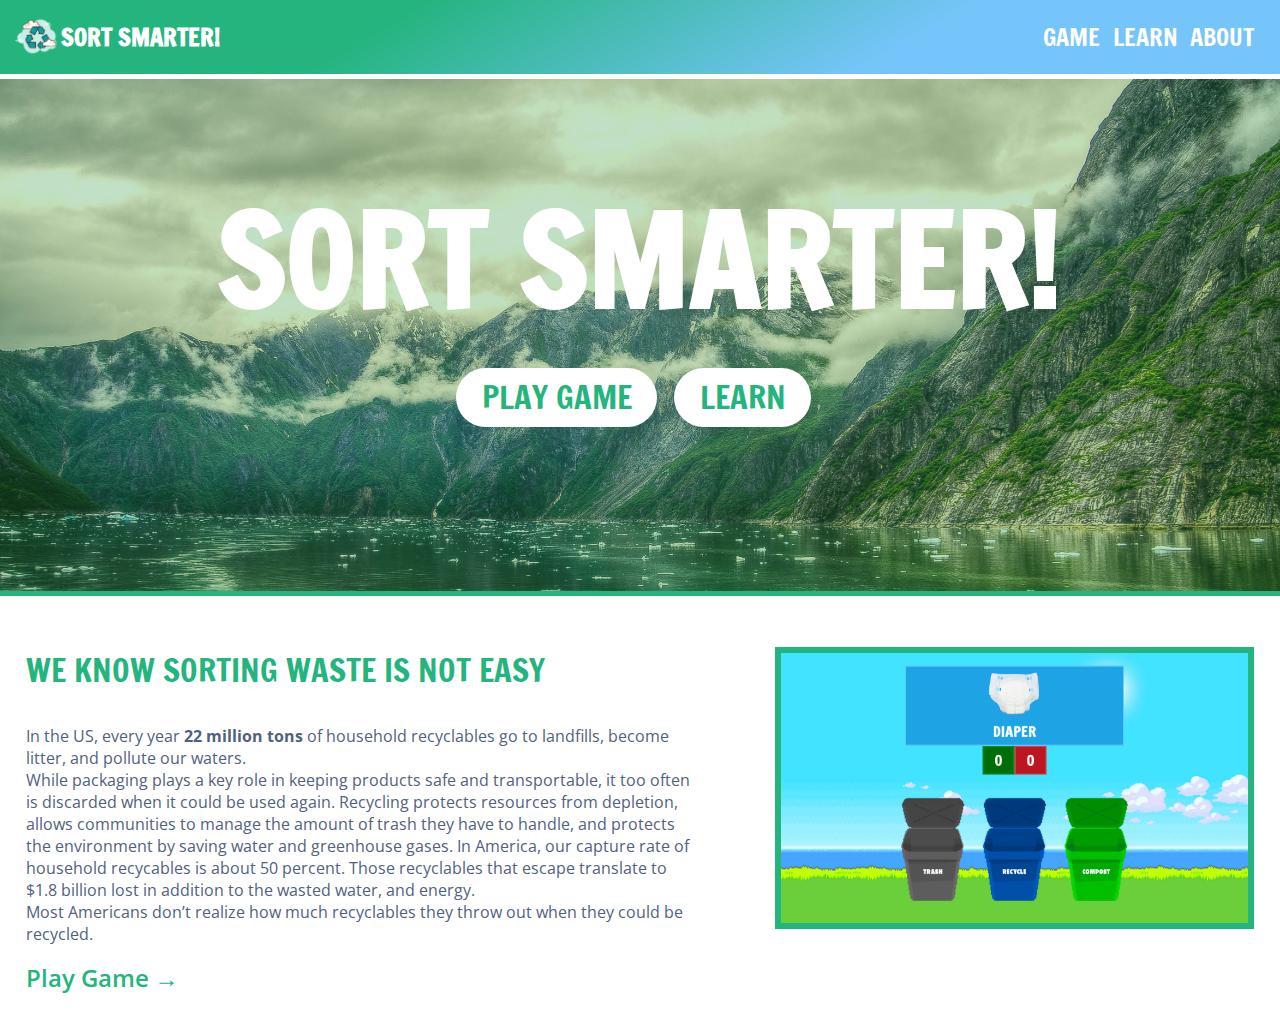
<file: index.html>
<!DOCTYPE html>
<html>

<head>
    <meta charset=utf-8 />
    <title>Learn to Sort Waste!</title>
    <link rel="stylesheet" type="text/css" href="main.css">
    <link href="https://fonts.googleapis.com/css?family=Francois+One|Open+Sans:400,600|Roboto&display=swap" rel="stylesheet">
</head>

<body style="background: linear-gradient(150deg,#24b47e 30%,#76c5fa 70%);">
    <div id="top-bar">
        <a id="logo" href="index.html">
            <img id="logo_image" src="images/recycle-icon.png">
            <h1 class="header">Sort Smarter!</h1>
        </a>
        <div id="tabs">
            <a class="header" href="game.html">Game</a>
            <a class="header" href="learn.html">Learn</a>
            <a class="header" href="about.html">About</a>
        </div>
    </div>
    <div id="home_image">
        <div id="overlay">
        </div>
        <h1 id="main_title">Sort Smarter!</h1>
        <a href="game.html" id="main_button">Play Game</a>
        <a href="learn.html" id="main_button">Learn</a>
    </div>
    <div id="play_game">
        <div id="play_game_text">
            <p class="general_title">We Know Sorting Waste Is Not Easy</p>
            <p class="general_p">In the US, every year <b>22 million tons</b> of household recyclables go to landfills, become litter, and pollute our waters.
                <br>
                While packaging plays a key role in keeping products safe and transportable, it too often is discarded when it could be
                used again. Recycling protects resources from depletion, allows communities to manage the amount of trash they have to
                handle, and protects the environment by saving water and greenhouse gases. In America, our capture rate of household
                recycables is about 50 percent. Those recyclables that escape translate to $1.8 billion lost in addition to the wasted
                water, and energy.
                <br>
                Most Americans don’t realize how much recyclables they throw out when they could be recycled.
            </p>
        </div>
        <div>
            <img id="recycling_game_img" src="images/recycling game.png">
        </div>
        <div id="play_game_button_container">
            <a id ="play_game_button" href="game.html">Play Game &#8594;</a>
        </div>
    </div>
</body>
</html>
</file>
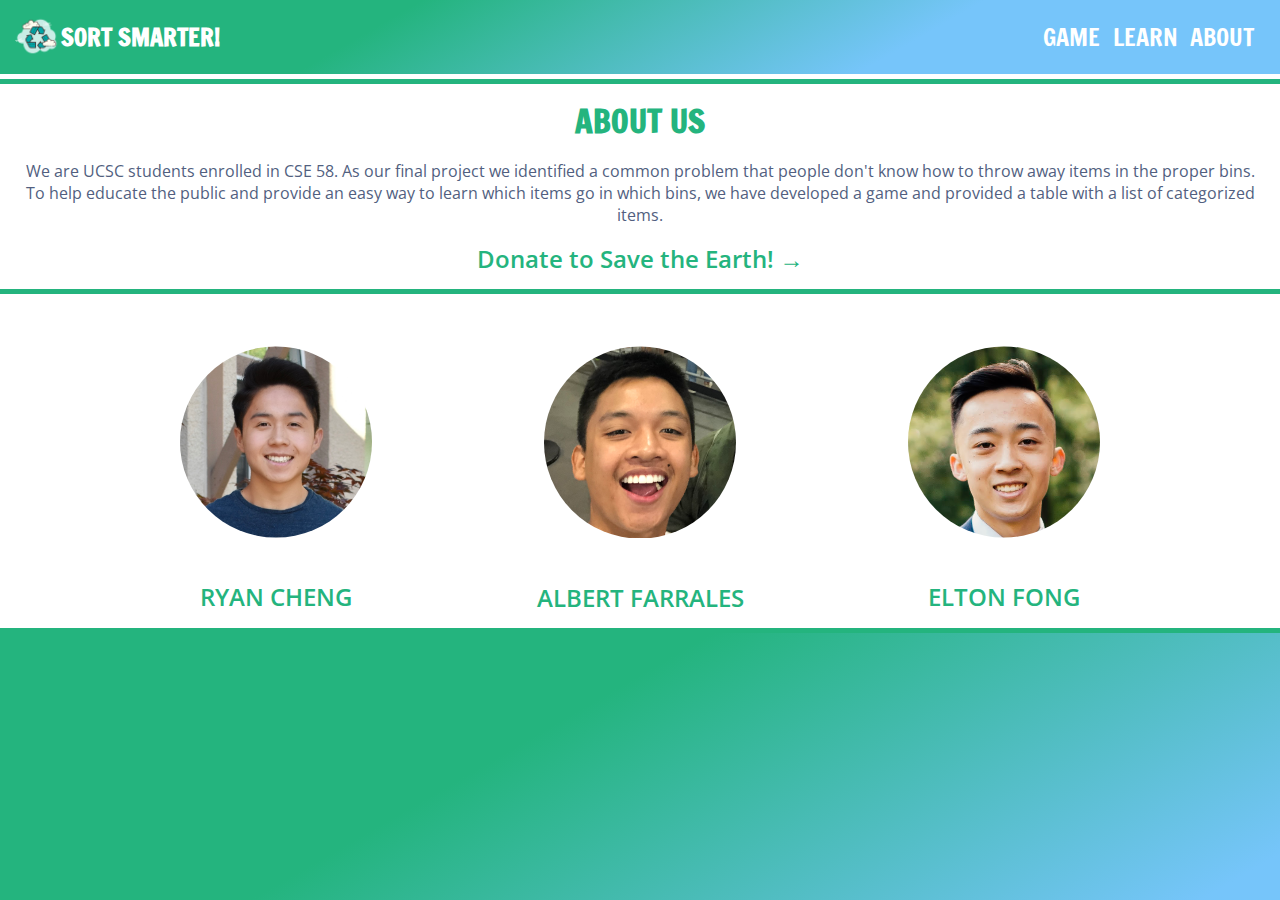
<file: about.html>
<!DOCTYPE html>
<html>

<head>
    <meta charset=utf-8 />
    <title>Learn to Sort Waste!</title>
    <link rel="stylesheet" type="text/css" href="main.css">
    <link href="https://fonts.googleapis.com/css?family=Francois+One|Open+Sans:400,600|Roboto&display=swap" rel="stylesheet">
</head>

<body style="background: linear-gradient(150deg,#24b47e 30%,#76c5fa 70%);">
    <div id="top-bar">
        <a id="logo" href="index.html">
            <img id="logo_image" src="images/recycle-icon.png">
            <h1 class="header">Sort Smarter!</h1>
        </a>
        <div id="tabs">
            <a class="header" href="game.html">Game</a>
            <a class="header" href="learn.html">Learn</a>
            <a class="header" href="about.html">About</a>
        </div>
    </div>
    <div id="table_header" style="text-align: center;">
        <h3 id="list_title">About Us</h3>
        <p class="general_p_noresize">We are UCSC students enrolled in CSE 58. As our final project we identified a common problem 
            that people don't know how to throw away items in the proper bins. To help educate the public and provide an easy way
            to learn which items go in which bins, we have developed a game and provided a table with a list of categorized items.
        </p>
        <a id="play_game_button" href="https://www.savetheearth.org/donate/">Donate to Save the Earth! &#8594;</a>
    </div>
    <div id="team">
        <div style="text-align: center;">
            <img class="student_photo" src="images/ryan.jpg">
            <h3 id="header_name">Ryan Cheng</h3>
        </div>
        <div style="text-align: center;">
            <img class="student_photo" src="images/albert.JPG">
            <h3 id="header_name">Albert Farrales</h3>
        </div>
        <div style="text-align: center;">
            <img class="student_photo" src="images/elton.png">
            <h3 id="header_name">Elton Fong</h3>
        </div>
    </div>
</body>

</html>
</file>
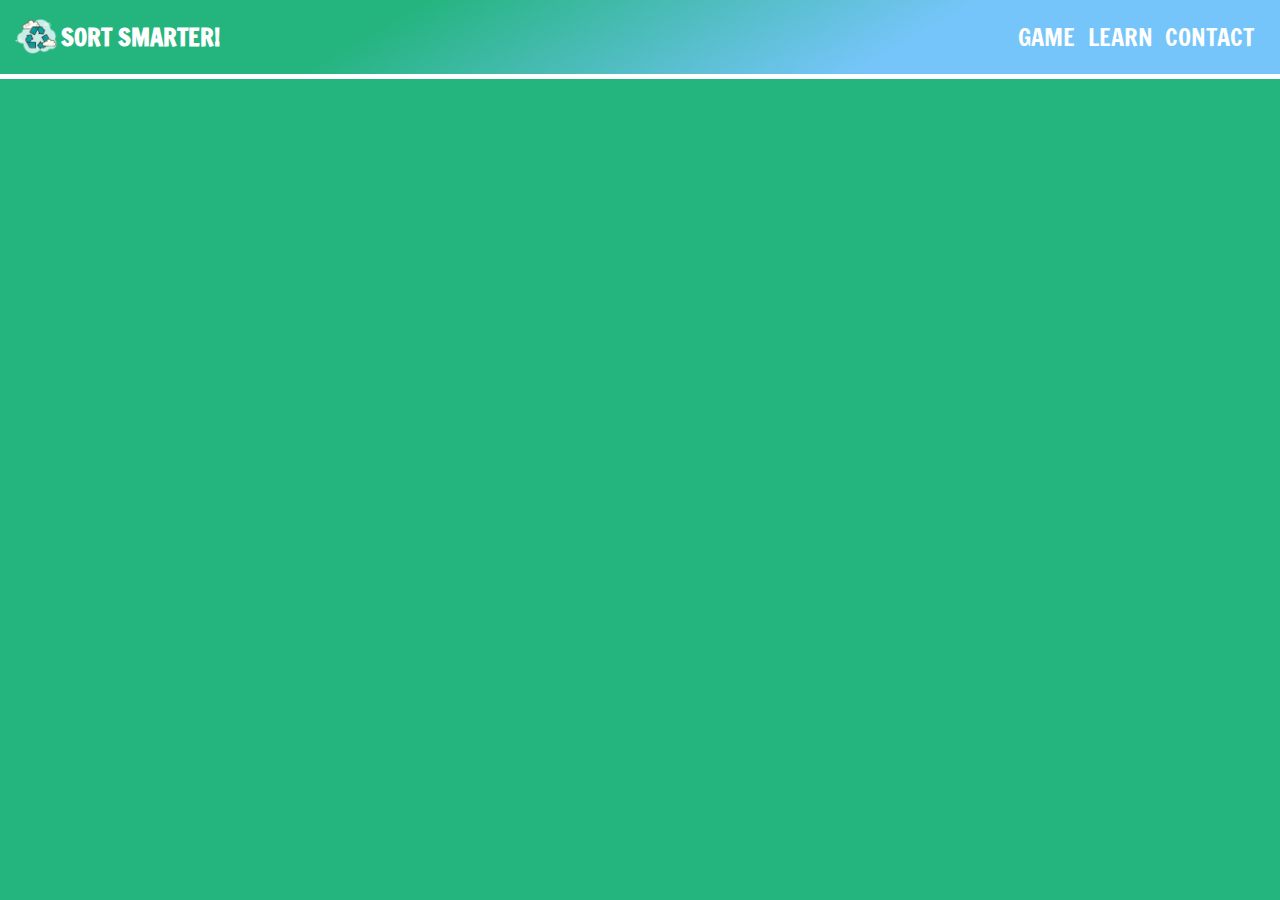
<file: contact.html>
<!DOCTYPE html>
<html>

<head>
    <meta charset=utf-8 />
    <title>Learn to Sort Waste!</title>
    <link rel="stylesheet" type="text/css" href="main.css">
    <link href="https://fonts.googleapis.com/css?family=Francois+One&display=swap" rel="stylesheet">
</head>

<body>
    <div id="top-bar">
        <a id="logo" href="index.html">
            <img id="logo_image" src="images/recycle-icon.png">
            <h1 class="header">Sort Smarter!</h1>
        </a>
        <div id="tabs">
            <a class="header" href="game.html">Game</a>
            <a class="header" href="learn.html">Learn</a>
            <a class="header" href="contact.html">Contact</a>
        </div>
    </div>
</body>

</html>
</file>
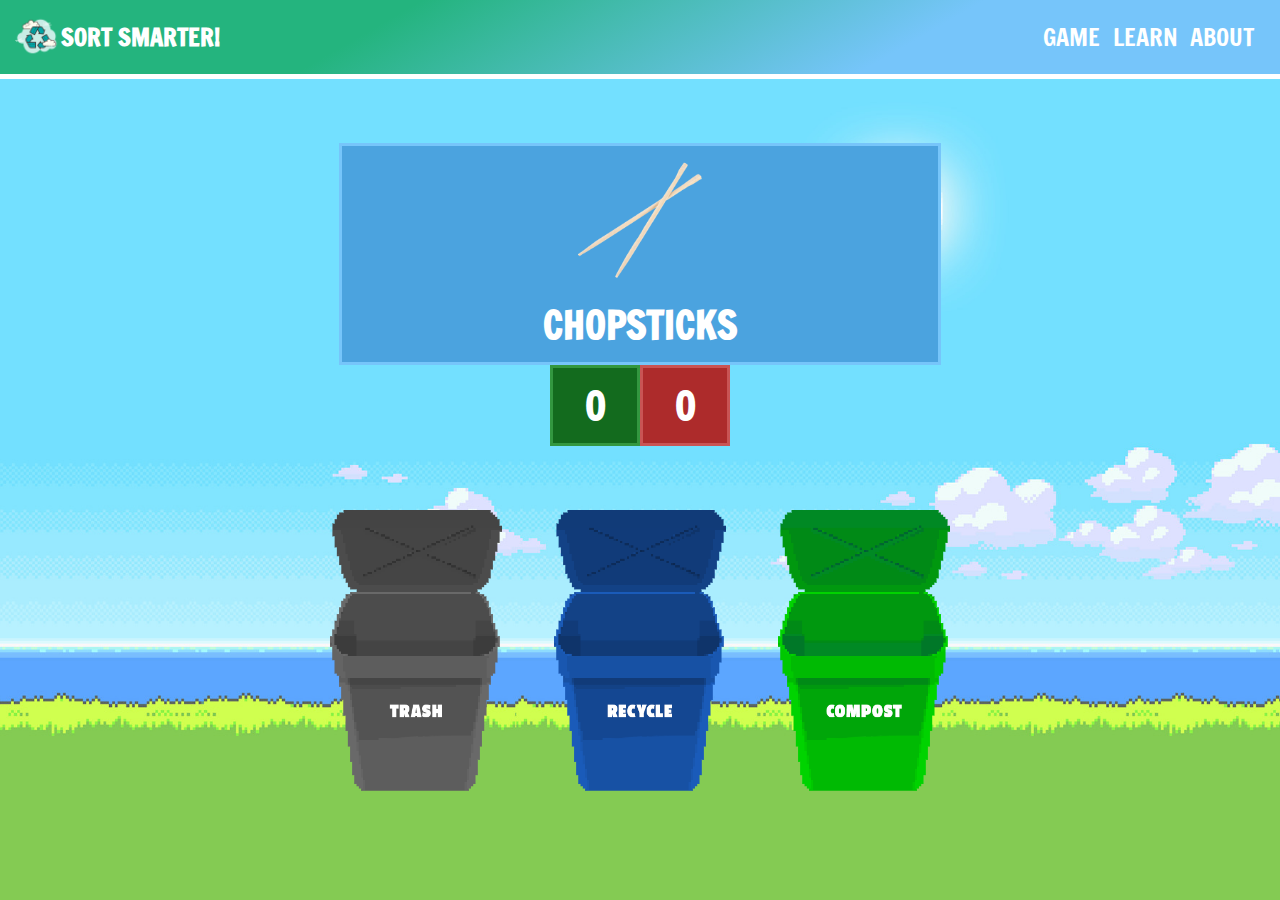
<file: game.html>
<!DOCTYPE html>
<html>

<head>
    <meta charset=utf-8 />
    <title>Learn to Sort Waste!</title>
    <link rel="stylesheet" type="text/css" href="main.css">
    <link href="https://fonts.googleapis.com/css?family=Francois+One&display=swap" rel="stylesheet">
    <script>
        var correct = 0;
        var wrong = 0;
        //7 Trash
        //8 Recycle
        //7 Compost
        var items = [
                ['Plate', 0],
                ['Floss', 0],
                ['Diaper', 0],
                ['Lightbulb', 0],
                ['Pencil', 0],
                ['Sponge', 0],
                ['Wood', 0],
                ['Can', 1],
                ['Water Bottle', 1],
                ['CD', 1],
                ['Detergent', 1],
                ['Toy Car', 1],
                ['Paper', 1],
                ['Juice Box', 1],
                ['Cardboard', 1],
                ['Bread', 2],
                ['Egg', 2],
                ['Apple', 2],
                ['Meat', 2],
                ['Flower', 2],
                ['Leaves', 2],
                ['Chopsticks', 2]
        ];
        var imgArray = new Array();
        imgArray[0] = new Image();
        imgArray[0].src = 'images/plate.png';
        imgArray[1] = new Image;
        imgArray[1].src = 'images/floss.png';
        imgArray[2] = new Image;
        imgArray[2].src = 'images/diaper.png';
        imgArray[3] = new Image;
        imgArray[3].src = 'images/lightbulb.png';
        imgArray[4] = new Image;
        imgArray[4].src = 'images/pencil.png';
        imgArray[5] = new Image;
        imgArray[5].src = 'images/sponge.png';
        imgArray[6] = new Image;
        imgArray[6].src = 'images/wood.png';
        imgArray[7] = new Image;
        imgArray[7].src = 'images/can.png';
        imgArray[8] = new Image;
        imgArray[8].src = 'images/water bottle.png';
        imgArray[9] = new Image;
        imgArray[9].src = 'images/cd.png';
        imgArray[10] = new Image;
        imgArray[10].src = 'images/detergent.png';
        imgArray[11] = new Image;
        imgArray[11].src = 'images/toy car.png';
        imgArray[12] = new Image;
        imgArray[12].src = 'images/paper.png';
        imgArray[13] = new Image;
        imgArray[13].src = 'images/juice box.png';
        imgArray[14] = new Image;
        imgArray[14].src = 'images/cardboard.png';
        imgArray[15] = new Image;
        imgArray[15].src = 'images/bread.png';
        imgArray[16] = new Image;
        imgArray[16].src = 'images/egg.png';
        imgArray[17] = new Image;
        imgArray[17].src = 'images/apple.png';
        imgArray[18] = new Image;
        imgArray[18].src = 'images/meat.png';
        imgArray[19] = new Image;
        imgArray[19].src = 'images/flower.png';
        imgArray[20] = new Image;
        imgArray[20].src = 'images/leaves.png';
        imgArray[21] = new Image;
        imgArray[21].src = 'images/chopsticks.png';

        var random_item = Math.floor(Math.random() * items.length);
        function pickItem() {
            random_item = Math.floor(Math.random() * items.length);
            document.getElementById("item").innerHTML = items[random_item][0];
            document.getElementById("item_img").src = imgArray[random_item].src;
        }
        function checkTrash() {
            if(items[random_item][1] == 0) {
                correct++;
                document.getElementById("correct_score").innerHTML = correct;
            }
            else{
                wrong++;
                document.getElementById("wrong_score").innerHTML = wrong;
            }
            items.splice(random_item, 1);
            imgArray.splice(random_item, 1);
            random_item = Math.floor(Math.random() * items.length);
            document.getElementById("item").innerHTML = items[random_item][0];
            document.getElementById("item_img").src = imgArray[random_item].src;
        }
        function checkRecycle() {
            if (items[random_item][1] == 1) {
                correct++;
                document.getElementById("correct_score").innerHTML = correct;
            }
            else {
                wrong++;
                document.getElementById("wrong_score").innerHTML = wrong;
            }
            items.splice(random_item, 1);
            imgArray.splice(random_item, 1);
            random_item = Math.floor(Math.random() * items.length);
            document.getElementById("item").innerHTML = items[random_item][0];
            document.getElementById("item_img").src = imgArray[random_item].src;
        }
        function checkCompost() {
            if (items[random_item][1] == 2) {
                correct++;
                document.getElementById("correct_score").innerHTML = correct;
            }
            else {
                wrong++;
                document.getElementById("wrong_score").innerHTML = wrong;
            }
            items.splice(random_item, 1);
            imgArray.splice(random_item, 1);
            random_item = Math.floor(Math.random() * items.length);
            document.getElementById("item").innerHTML = items[random_item][0];
            document.getElementById("item_img").src = imgArray[random_item].src;
        }
    </script>
</head>

<body onload='pickItem();' style="background-color: #84cb53;">
    <div id="top-bar">
        <a id="logo" href="index.html">
            <img id="logo_image" src="images/recycle-icon.png">
            <h1 class="header">Sort Smarter!</h1>
        </a>
        <div id="tabs">
            <a class="header" href="game.html">Game</a>
            <a class="header" href="learn.html">Learn</a>
            <a class="header" href="about.html">About</a>
        </div>
    </div>
    <div id="game">
        <div id="item_container">
            <img id="item_img" src="">
            <p id="item"></p>
        </div>
        <div id="score_container">
            <div id="correct_container">
                <p id="correct_score">0</p>
            </div><div id="wrong_container">
                <p id="wrong_score">0</p>
            </div>
        </div>
        <div id="bin_container">
            <img class="bin" src="images/trash bin.png" onclick='checkTrash();'>
            <img class="bin" src="images/recycle bin.png" onclick='checkRecycle();'>
            <img class="bin" src="images/compost bin.png" onclick='checkCompost();'>
        </div>
        <!--
        <div id="results">
            <p>RESULTS</p>
        </div>
        -->
    </div>
    <!--<button type="button" onclick='checkTrash();'>Trash</button>
    <button type="button" onclick='checkRecycle();'>Recycle</button>
    <button type="button" onclick='checkCompost();'>Compost</button>-->
    
</body>

</html>
</file>
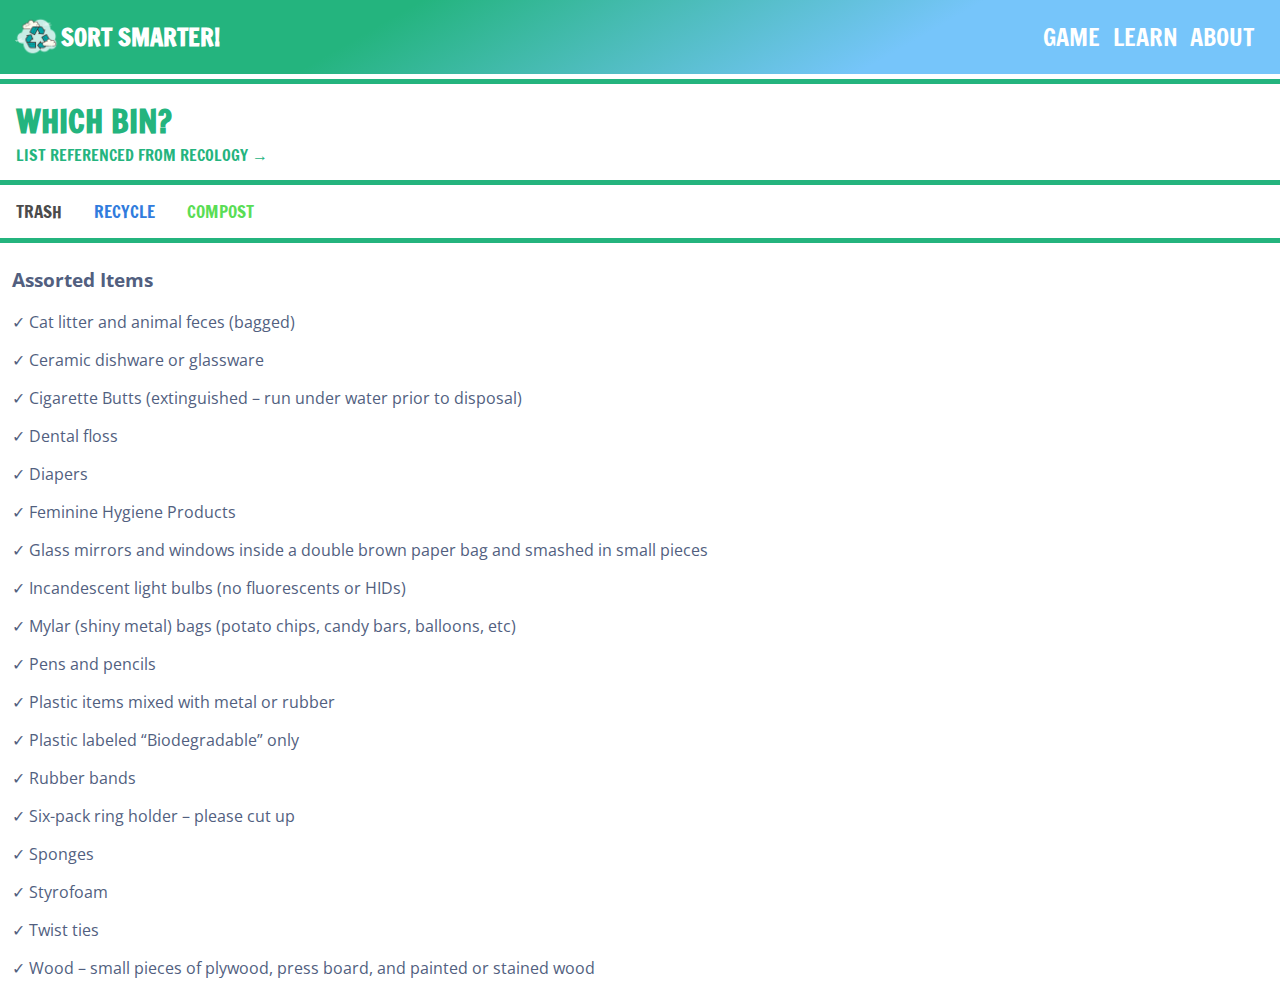
<file: learn.html>
<!DOCTYPE html>
<html>

<head>
    <meta charset=utf-8 />
    <title>Learn to Sort Waste!</title>
    <link rel="stylesheet" type="text/css" href="main.css">
    <link href="https://fonts.googleapis.com/css?family=Francois+One|Open+Sans:400,600|Roboto&display=swap" rel="stylesheet">
    <style>
        
        /* Style the tab */
        .tab {
            overflow: hidden;
            background-color: #fff;
        }
    
        /* Style the buttons inside the tab */
        .tab button {
            background-color: inherit;
            float: left;
            border: none;
            outline: none;
            cursor: pointer;
            padding: 14px 16px;
            transition: 0.3s;
            font-size: 17px;
        }
    
        /* Change background color of buttons on hover */
        .tab button:hover {
            background-color: #ddd;
        }
    
        /* Create an active/current tablink class */
        .tab button.active {
            background-color: #ccc;
        }
    
        /* Style the tab content */
        .tabcontent {
            font-family: 'Open Sans', sans-serif;
            color: #525f7f;
            background-color:white;
            display: none;
            padding: 6px 12px;
            border-top: 5px solid #24b47e;
        }
        
        .tablinks {
            font-family: 'Francois One', sans-serif;
            text-transform: uppercase;
            color: #24b47e;
            font-size: 2vw;
        }
    </style>
</head>

<body onload="openCity(event, 'Trash')">
    <div id="top-bar">
        <a id="logo" href="index.html">
            <img id="logo_image" src="images/recycle-icon.png">
            <h1 class="header">Sort Smarter!</h1>
        </a>
        <div id="tabs">
            <a class="header" href="game.html">Game</a>
            <a class="header" href="learn.html">Learn</a>
            <a class="header" href="about.html">About</a>
        </div>
    </div>
    <div id="main_table">
        <div id="table_header">
            <h3 id="list_title">Which Bin?</h3>
            <a id="list_link" href="https://www.recology.com/recology-san-francisco/your-three-carts/">List Referenced from Recology &#8594;</a>
        </div>
        <div class="tab">
            <button class="tablinks" onclick="openCity(event, 'Trash')" style="color:#4b4b4b;">TRASH</button>
            <button class="tablinks" onclick="openCity(event, 'Recycle')" style="color:#317cdd;">RECYCLE</button>
            <button class="tablinks" onclick="openCity(event, 'Compost')" style="color:#5add55;">COMPOST</button>
        </div>
        
        <div id="Trash" class="tabcontent">
            <h3>Assorted Items</h3>
            <p>&#10003; Cat litter and animal feces (bagged)</p>
            <p>&#10003; Ceramic dishware or glassware</p>
            <p>&#10003; Cigarette Butts (extinguished – run under water prior to disposal)</p>
            <p>&#10003; Dental floss</p>
            <p>&#10003; Diapers</p>
            <p>&#10003; Feminine Hygiene Products</p>
            <p>&#10003; Glass mirrors and windows inside a double brown paper bag and smashed in small pieces</p>
            <p>&#10003; Incandescent light bulbs (no fluorescents or HIDs)</p>
            <p>&#10003; Mylar (shiny metal) bags (potato chips, candy bars, balloons, etc)</p>
            <p>&#10003; Pens and pencils</p>
            <p>&#10003; Plastic items mixed with metal or rubber</p>
            <p>&#10003; Plastic labeled “Biodegradable” only</p>
            <p>&#10003; Rubber bands</p>
            <p>&#10003; Six-pack ring holder – please cut up</p>
            <p>&#10003; Sponges</p>
            <p>&#10003; Styrofoam</p>
            <p>&#10003; Twist ties</p>
            <p>&#10003; Wood – small pieces of plywood, press board, and painted or stained wood</p>
        </div>
        
        <div id="Recycle" class="tabcontent">
            <h3>Metal (no liquids or food)</h3>
            <p>&#10003; Aluminum cans</p>
            <p>&#10003; Aluminum foil and trays (ball foil up to softball size)</p>
            <p>&#10003; Caps and lids from bottles, jars and steel (tin) cans</p>
            <p>&#10003; Paint cans (must be empty or dry)</p>
            <p>&#10003; Spray cans (must be empty)</p>
            <p>&#10003; Steel (tin) cans</p>
            <h3>Plastics</h3>
            <p>&#10003; Clean, dry, empty plastic bags inside a clear plastic bag (the size roughly of a basketball)</p>
            <p>&#10003; Bottles (leave caps on)</p>
            <p>&#10003; Buckets (metal handle ok)</p>
            <p>&#10003; CD’s, DVD’s, CDROM & Cases (remove paper insert)</p>
            <p>&#10003; Coffee cup lids</p>
            <p>&#10003; Containers and clamshells</p>
            <p>&#10003; Corks – plastic</p>
            <p>&#10003; Cups and plates (plastic only, no Styrofoam)</p>
            <p>&#10003; Flower pots and trays – plastic</p>
            <p>&#10003; Molded plastic packaging</p>
            <p>&#10003; Toys (no electronics, metal or batteries)</p>
            <p>&#10003; Tubs and lids (i.e.,: yogurt containers and Tupperware)</p>
            <p>&#10003; Utensils – plastic</p>
            <h3>Fabrics (must be bagged)</h3>
            <p>&#10003; Linens – Clean and placed in clear bag. Towels, curtains okay.</p>
            <p>&#10003; Fabric – Clean and placed in clear bag. Rips, holes, single socks okay. No sneakers, boots, belts, or purses.</p>
            <p>&#10003; Rags – Clean and placed in clear bag. Towels, curtains okay.</p>
            <p>&#10003; Clothes – Rips, holes, single socks okay. Place clean clothes in clear bag. If clothes are in good condition, please donate them to a thrift store.</p>
            <h3>Paper (clean, dry and unsoiled)</h3>
            <p>&#10003; Empty, clean coffee cups</p>
            <p>&#10003; Empty, clean ice cream containers</p>
            <p>&#10003; Soup cartons and juice boxes</p>
            <p>&#10003; Paper milk, juice and other beverage cartons</p>
            <p>&#10003; Bags (paper only)</p>
            <p>&#10003; Cardboard (non-waxed)</p>
            <p>&#10003; Cereal boxes and Paperboard (remove plastic liner)</p>
            <p>&#10003; Computer and office paper</p>
            <p>&#10003; Egg cartons (paper)</p>
            <p>&#10003; Envelopes (windows okay)</p>
            <p>&#10003; Junk mail and magazines</p>
            <p>&#10003; Newspapers</p>
            <p>&#10003; Packing or Kraft paper</p>
            <p>&#10003; Phonebooks</p>
            <p>&#10003; Sticky notes</p>
            <p>&#10003; Shredded paper (place in sealed paper bag and label “Shredded Paper”)</p>
            <p>&#10003; Wrapping paper (non-metallic)</p>
            <h3>Glass (no liquids or food)</h3>
            <p>&#10003; Glass bottles and jars only (metal caps and lids too)</p>
        </div>
        
        <div id="Compost" class="tabcontent">
            <h3>Food Scraps</h3>
            <p>&#10003; Bread, grains and pasta</p>
            <p>&#10003; Coffee grounds with paper filter</p>
            <p>&#10003; Dairy</p>
            <p>&#10003; Eggshells and eggs</p>
            <p>&#10003; Fruit (pits & peels)</p>
            <p>&#10003; Leftovers and spoiled food</p>
            <p>&#10003; Meat (including bones)</p>
            <p>&#10003; Seafood (including shellfish)</p>
            <p>&#10003; Tea and tea bags</p>
            <p>&#10003; Vegetables</p>
            <h3>Food Soiled Paper</h3>
            <p>&#10003; Coffee filters</p>
            <p>&#10003; Greasy pizza boxes</p>
            <p>&#10003; Paper plates</p>
            <p>&#10003; Paper bags, napkins, tissues and towels</p>
            <p>&#10003; Paper take-out boxes and containers (metal handle OK)</p>
            <p>&#10003; Tissues</p>
            <h3>Plants</h3>
            <p>&#10003; Branches and brush</p>
            <p>&#10003; Flowers and floral trimmings</p>
            <p>&#10003; Grasses and weeds</p>
            <p>&#10003; Leaves</p>
            <p>&#10003; Tree trimmings (less than 6 inches in diameter and 4 feet long)</p>
            <h3>Other</h3>
            <p>&#10003; Cotton balls and cotton swabs</p>
            <p>&#10003; Hair, fur, and feathers (non-synthetic)</p>
            <p>&#10003; Plastic and cutlery clearly labeled “Compostable” (green stripe or sticker to allow for easy identification)</p>
            <p>&#10003; Vegetable wood crates (metal wire is okay)</p>
            <p>&#10003; Waxed cardboard</p>
            <p>&#10003; Wood – small pieces of lumber or sawdust from clean wood only (no plywood, press board, painted, stained or treated wood)</p>
            <p>&#10003; Wooden chop sticks</p>
            <p>&#10003; Corks – natural (drop in barrels at Whole Foods)</p>
        </div>
    </div>
    <script>
        function openCity(evt, cityName) {
            var i, tabcontent, tablinks;
            tabcontent = document.getElementsByClassName("tabcontent");
            for (i = 0; i < tabcontent.length; i++) {
                tabcontent[i].style.display = "none";
            }
            tablinks = document.getElementsByClassName("tablinks");
            for (i = 0; i < tablinks.length; i++) {
                tablinks[i].className = tablinks[i].className.replace(" active", "");
            }
            document.getElementById(cityName).style.display = "block";
            evt.currentTarget.className += " active";
        }
    </script>

</body>

</html>
</file>
<file: main.css>
body {
    margin:0;
    padding:0;
    background-color: #24b47e;
}
#top-bar {
    font-family: 'Francois One', sans-serif;
    text-transform: uppercase;
    color:#fff;
    position:relative;
    max-width: 100%;
    background: linear-gradient(150deg,#24b47e 30%,#76c5fa 70%);
    border-bottom: 5px solid white;
    padding:1vw;
    display:flex;
}
#logo {
    width:auto;
    display:flex;
    text-decoration: none;
    color:#fff;
}
#logo_image {
    width:3rem;
    height:3rem;
    margin-top:auto;
    margin-bottom:auto;
}
.header {
    font-size:1.5rem;
    margin-top:auto;
    margin-bottom:auto;
    padding-right:1vw;
    color:#fff;
    text-decoration: none;
}
#game {
    background-image: url('images/sky-background.jpg');
	background-position:center;
	background-repeat:no-repeat;
	background-size:cover;
    background-color: #76c5fa;
    padding:5vw;
}
.bin {
    /*height:20vw;*/
    width:15%;
    margin-left:2vw;
    margin-right:2vw;
}
#item_container {
    font-family: 'Francois One', sans-serif;
    text-transform: uppercase;
    color:white;
    font-weight: bold;
    font-size:3vw;
    text-align: center;
    margin: auto;
    width: 50%;
    border: 0.25vw solid #76c5fa;
    background-color: #4ba3df;
    padding: 10px;
}
#correct_container {
    font-family: 'Francois One', sans-serif;
    text-transform: uppercase;
    color:white;
    font-weight: bold;
    font-size:3vw;
    text-align: center;
    width: 5vw;
    display:inline-block;
    border: 0.25vw solid #339740;
    background-color: #136b1e;
    padding: 10px;
}
#wrong_container {
    font-family: 'Francois One', sans-serif;
    text-transform: uppercase;
    color:white;
    font-weight: bold;
    font-size:3vw;
    text-align: center;
    width: 5vw;
    display:inline-block;
    border: 0.25vw solid #c95454;
    background-color: #ad2b2b;
    padding: 10px;
}
#bin_container {
    display:flex;
    justify-content:center;
    margin-top: 5vw;
}
#score_container {
    display:flex;
    justify-content: center;
}
#correct_score {
    margin-top: 0;
    margin-bottom: 0;
}
#wrong_score {
    margin-top: 0;
    margin-bottom: 0;
}
#item_img {
    height:10vw;
}
#item {
    margin-top:0;
    margin-bottom:0;
}
.bin:hover{
    opacity:0.8 !important;
    filter:alpha(opacity=80) !important; /* For IE8 and earlier */
}

.bin:active{
    opacity:1 !important;
    filter:alpha(opacity=100) !important; /* For IE8 and earlier */
}
/*
#results {
    z-index:2;
    position:absolute;
    left:0;
    top:0;
    bottom:0;
    right:0;
    margin:auto;
    font-family: 'Francois One', sans-serif;
    text-transform: uppercase;
    color:white;
    font-weight: bold;
    font-size:3vw;
    text-align: center;
    margin: auto;
    width: 50%;
    height:50%;
    border: 0.25vw solid #76c5fa;
    background-color: #4ba3df;
    padding: 10px;
}
*/

#tabs {
    float:right;
    display: flex;
    flex-direction: row;
    margin-left:auto;
}

#home_image {
    text-align:center;
    font-family: 'Francois One', sans-serif;
    text-transform: uppercase;
    color:#fff;
    position:relative;
    background-image: url('images/landscape.jpg');
	background-position:center;
	background-repeat:no-repeat;
	background-size:cover;
    background-color: #a8f5ff;
    height:30vw;
    padding:5vw;
}

#overlay {
    position: absolute;
    top: 0;
    bottom: 0;
    left: 0;
    right: 0;
    background-color: rgba(51, 151, 64, 0.3);
    overflow:hidden;
}

#main_title {
    margin-top: 2vw;
    margin-bottom: 2vw;
    position:relative;
    font-size: 10vw;
}

#main_button {
    font-size: 2rem;
    position:relative;
    background-color: white;
    color:#24b47e;
    text-decoration: none;
    border-radius: 100rem;
    padding-top:0.5vw;
    padding-bottom:0.5vw;
    padding-left:2vw;
    padding-right:2vw;
    margin-right:1vw;
}

#play_game {
    border-top: 5px solid #24b47e;
    padding:2vw;
    background-color:white;
}

.general_title {
    margin-top: 2vw;
    font-family: 'Francois One', sans-serif;
    text-transform: uppercase;
    color: #24b47e;
    font-size: 2rem;
}

.general_p {
    font-family: 'Open Sans', sans-serif;
    color: #525f7f;
}
#play_game_text {
    float:left;
    position:relative;
    width:55%;
    padding-right:5%;
}
#recycling_game_img{
    border: 0.5vw solid #24b47e;
    margin-top: 2vw;
    float:right;
    width:38%;
    position:relative;
}
#play_game_button_container{
    clear:both;
    width:100%;
    position:relative;
}
#play_game_button {
    font-family: 'Open Sans', sans-serif;
    font-weight:600;
    color: #24b47e;
    font-size: 1.5rem;
    text-decoration: none;
}
#table_header {
    max-width:100%;
    padding: 14px 16px;
    background-color:#fff;
    border-top: 5px solid #24b47e; 
    border-bottom: 5px solid #24b47e; 
}
#team {
    max-width:100%;
    padding: 14px 16px;
    background-color:#fff;
    display:flex;
    justify-content: space-evenly;
    border-bottom: 5px solid #24b47e; 
}
#list_link {
    font-family: 'Francois One', sans-serif;
    text-transform: uppercase;
    text-decoration: none;
    color:#24b47e;
}
#list_title{
    margin:0;
    font-family: 'Francois One', sans-serif;
    text-transform: uppercase;
    text-decoration: none;
    color:#24b47e;
    font-size:2rem;
}
#header_name {
    margin:0;
    font-family: 'Open Sans', sans-serif;
    font-weight: 600;
    text-transform: uppercase;
    text-decoration: none;
    color:#24b47e;
    font-size:1.5rem;
}
.general_p_noresize {
    font-family: 'Open Sans', sans-serif;
    color: #525f7f;
}
.student_photo {
    width:15vw;
    border-radius: 50%;
    padding-top:3vw;
    padding-bottom:3vw;
}
</file>
